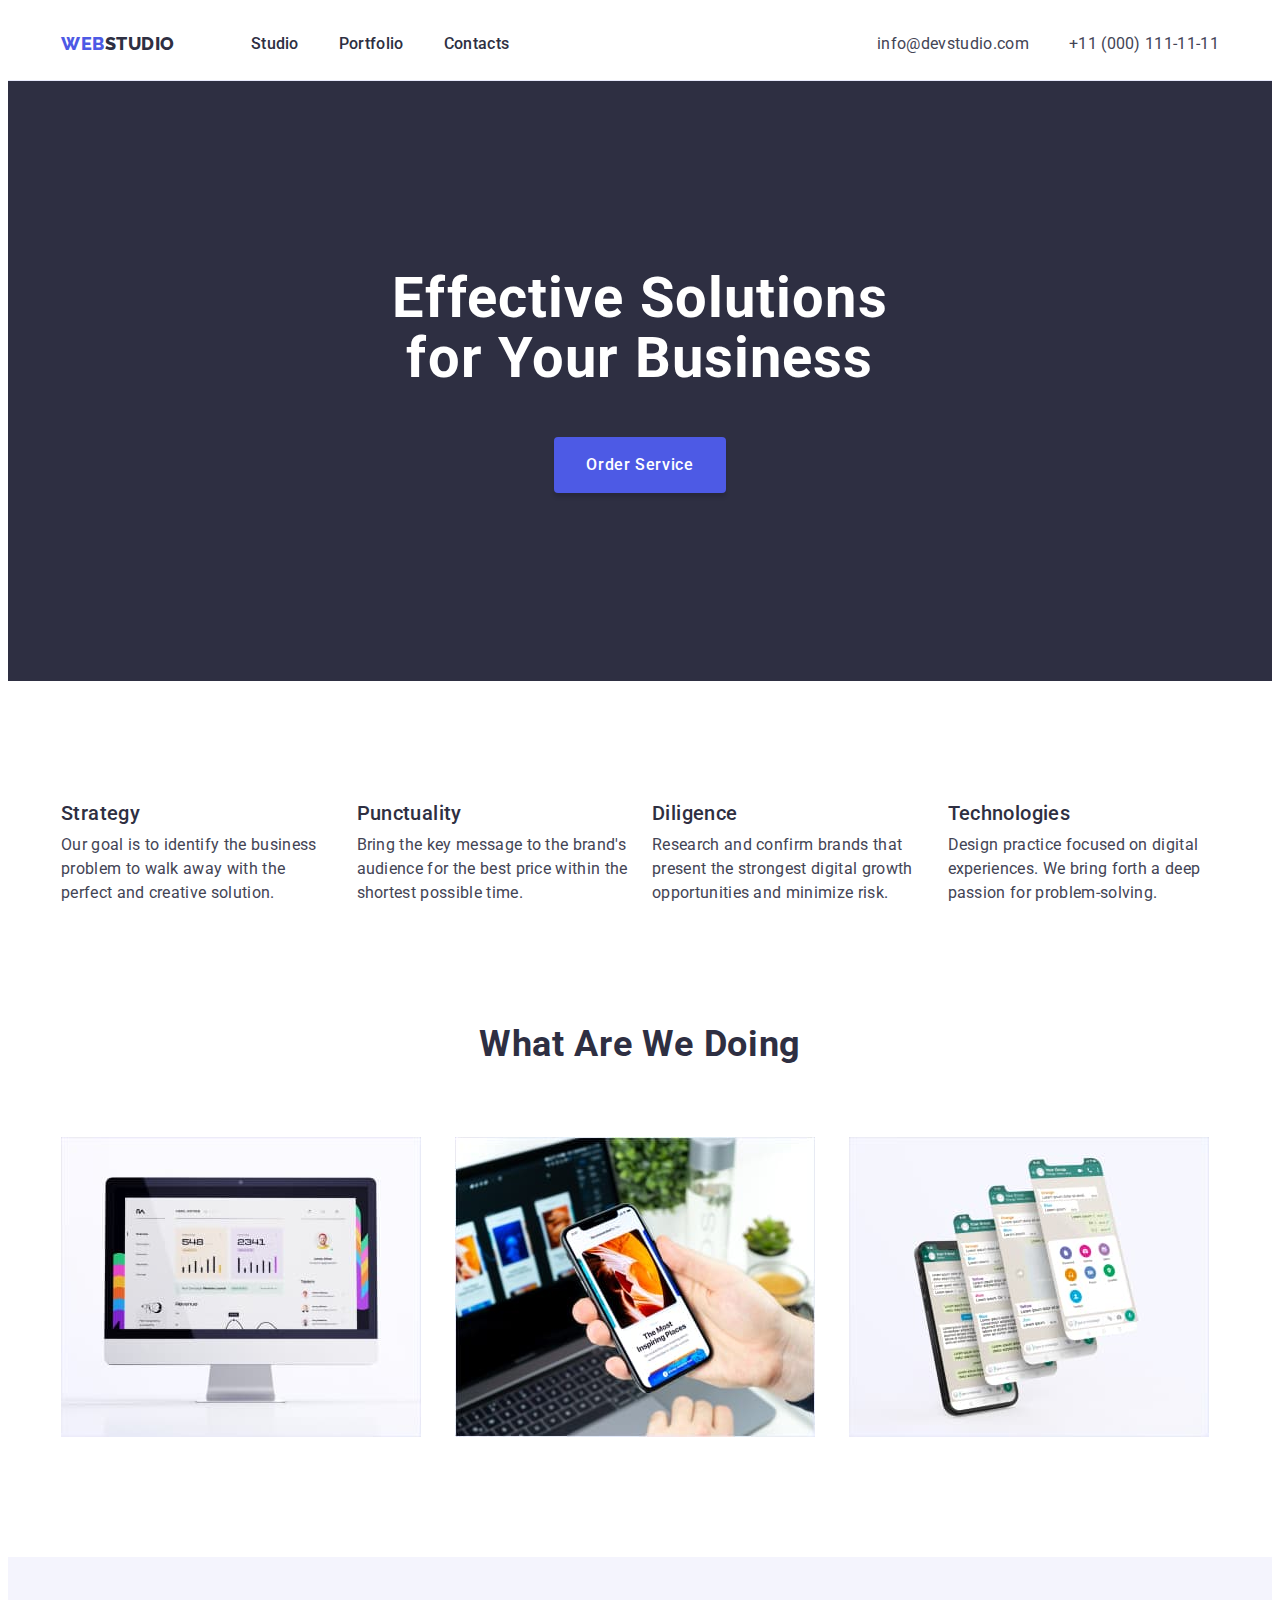
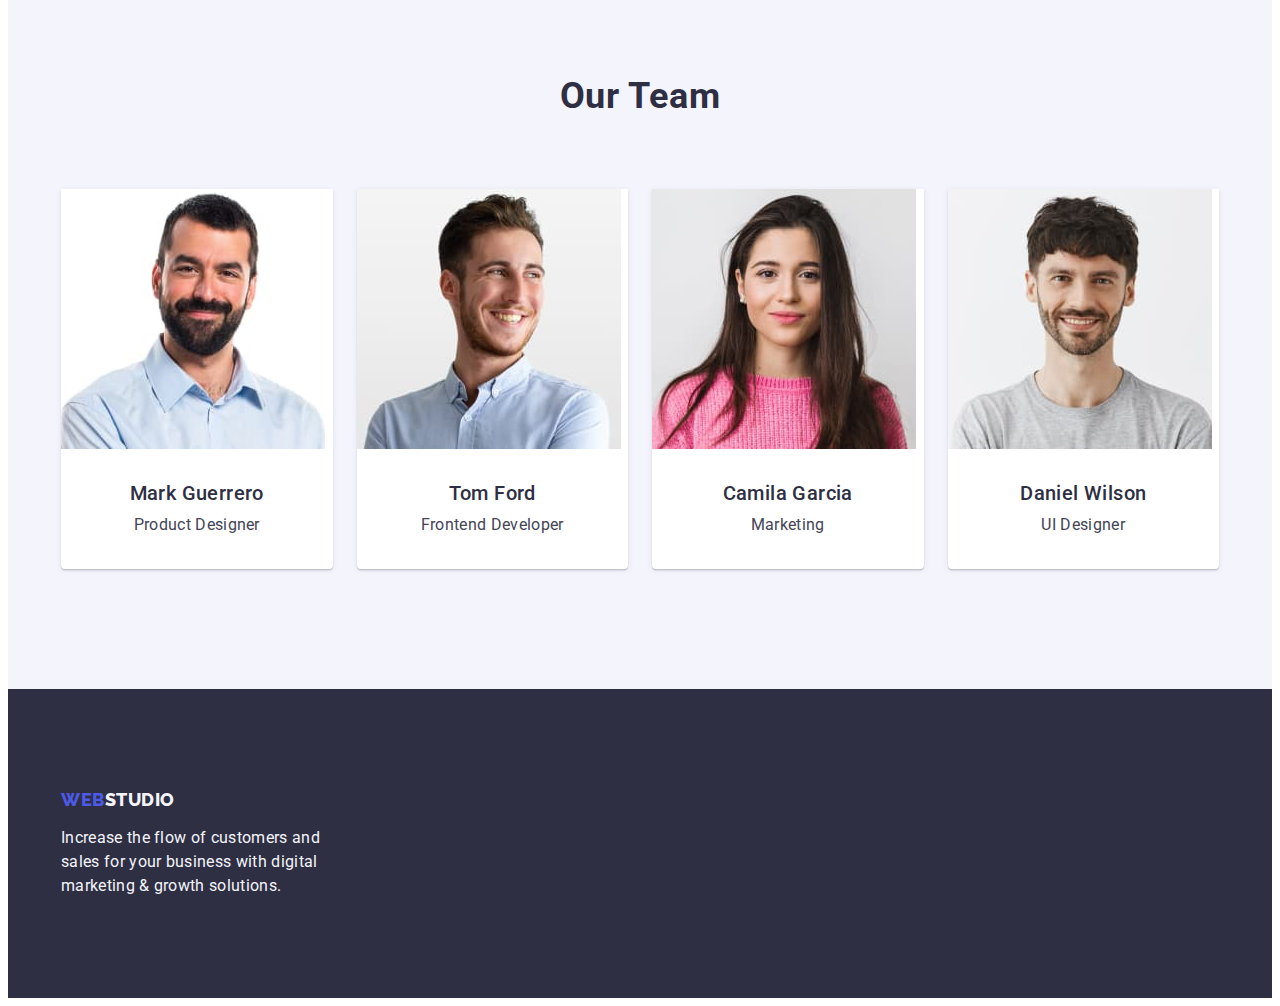
<file: index.html>
<!DOCTYPE html>
<html lang="en">
  <head>
    <meta charset="UTF-8" />
    <meta http-equiv="X-UA-Compatible" content="IE=edge" />
    <meta name="viewport" content="width=device-width, initial-scale=1.0" />
    <title>Web Studio</title>
    <link rel="preconnect" href="https://fonts.googleapis.com" />
    <link rel="preconnect" href="https://fonts.gstatic.com" crossorigin />
    <link
      href="https://fonts.googleapis.com/css2?family=Raleway:wght@800&family=Roboto:wght@400;500;700;900&display=swap"
      rel="stylesheet"
    />
    <link
      rel="stylesheet"
      href="https://cdnjs.cloudflare.com/ajax/libs/modern-normalize/1.1.0/modern-normalize.min.css"
      integrity="sha512-wpPYUAdjBVSE4KJnH1VR1HeZfpl1ub8YT/NKx4PuQ5NmX2tKuGu6U/JRp5y+Y8XG2tV+wKQpNHVUX03MfMFn9Q=="
      crossorigin="anonymous"
      referrerpolicy="no-referrer"
    />
    <link rel="stylesheet" href="./css/styles.css" />
  </head>
  <body>
    <!-- Шапка сайту -->

    <header class="header">
      <div class="container header-container">
        <nav class="header-navigation">
          <a href="./index.html" class="header-logo logo link"
            >Web<span class="logo-design">Studio</span></a
          >
          <ul class="header-list list">
            <li class="header-item">
              <a class="header-link link" href="./index.html">Studio</a>
            </li>
            <li class="header-item">
              <a class="header-link link" href="./portfolio.html">Portfolio</a>
            </li>
            <li class="header-item">
              <a class="header-link link" href="">Contacts</a>
            </li>
          </ul>
        </nav>
        <address class="header-address">
          <ul class="list">
            <li>
              <a
                class="header-address-link link"
                href="mailto:info@devstudio.com"
                >info@devstudio.com</a
              >
            </li>
            <li>
              <a class="header-address-link link" href="tel:+110001111111"
                >+11 (000) 111-11-11</a
              >
            </li>
          </ul>
        </address>
      </div>
    </header>
    <!-- Унікальний контент -->
    <main>
      <!-- Герой -->

      <section class="hero">
        <div class="container">
          <h1 class="hero-title">Effective Solutions for Your Business</h1>
          <button type="button" class="hero-btn btn">Order Service</button>
        </div>
      </section>

      <!-- Переваги -->

      <section class="advantages section">
        <div class="container">
          <h2 class="title" hidden>our info</h2>
          <ul class="advantages-list list">
            <li class="advantages-item">
              <h3 class="title-text">Strategy</h3>
              <p class="advantages-text text">
                Our goal is to identify the business problem to walk away with
                the perfect and creative solution.
              </p>
            </li>
            <li class="advantages-item">
              <h3 class="title-text">Punctuality</h3>
              <p class="advantages-text text">
                Bring the key message to the brand's audience for the best price
                within the shortest possible time.
              </p>
            </li>
            <li class="advantages-item">
              <h3 class="title-text">Diligence</h3>
              <p class="advantages-text text">
                Research and confirm brands that present the strongest digital
                growth opportunities and minimize risk.
              </p>
            </li>
            <li class="advantages-item">
              <h3 class="title-text">Technologies</h3>
              <p class="advantages-text text">
                Design practice focused on digital experiences. We bring forth a
                deep passion for problem-solving.
              </p>
            </li>
          </ul>
        </div>
      </section>

      <!-- Чим ми займаємось -->

      <section class="about">
        <div class="container">
          <h2 class="about-title title">What are we doing</h2>
          <ul class="about-list list">
            <li class="about-item">
              <img
                src="./images/monitor.jpg"
                alt="Monitor photo"
                width="360"
                height="300"
              />
            </li>
            <li class="about-item">
              <img
                src="./images/phone.jpg"
                alt="Phone photo"
                width="360"
                height="300"
              />
            </li>
            <li class="about-item">
              <img
                src="./images/phone-slide.jpg"
                alt="Phone-slide photo"
                width="360"
                height="300"
              />
            </li>
          </ul>
        </div>
      </section>

      <!-- Наша команда -->

      <section class="team section">
        <div class="container">
          <h2 class="team-title title">Our Team</h2>
          <ul class="team-list list">
            <li class="team-item">
              <img
                src="./images/product-designer.jpg"
                alt="team member photo"
                width="264"
                height="260"
              />
              <div class="team-text-container">
                <h3 class="team-title-photo">Mark Guerrero</h3>
                <p class="team-text text">Product Designer</p>
              </div>
            </li>
            <li class="team-item">
              <img
                src="./images/frontend-developer.jpg"
                alt="team member photo"
                width="264"
                height="260"
              />
              <div class="team-text-container">
                <h3 class="team-title-photo">Tom Ford</h3>
                <p class="team-text text">Frontend Developer</p>
              </div>
            </li>
            <li class="team-item">
              <img
                src="./images/marketing.jpg"
                alt="team member photo"
                width="264"
                height="260"
              />
              <div class="team-text-container">
                <h3 class="team-title-photo">Camila Garcia</h3>
                <p class="team-text text">Marketing</p>
              </div>
            </li>
            <li class="team-item">
              <img
                src="./images/ui-designer.jpg"
                alt="team member photo"
                width="264"
                height="260"
              />
              <div class="team-text-container">
                <h3 class="team-title-photo">Daniel Wilson</h3>
                <p class="team-text text">UI Designer</p>
              </div>
            </li>
          </ul>
        </div>
      </section>
    </main>
    <!-- Футер -->
    <footer class="footer">
      <div class="container footer-container">
        <a class="footer-logo logo link" href="./index.html"
          >Web<span class="footer-logo-design">Studio</span></a
        >
        <p class="footer-text text">
          Increase the flow of customers and sales for your business with
          digital marketing & growth solutions.
        </p>
      </div>
    </footer>
  </body>
</html>
</file>
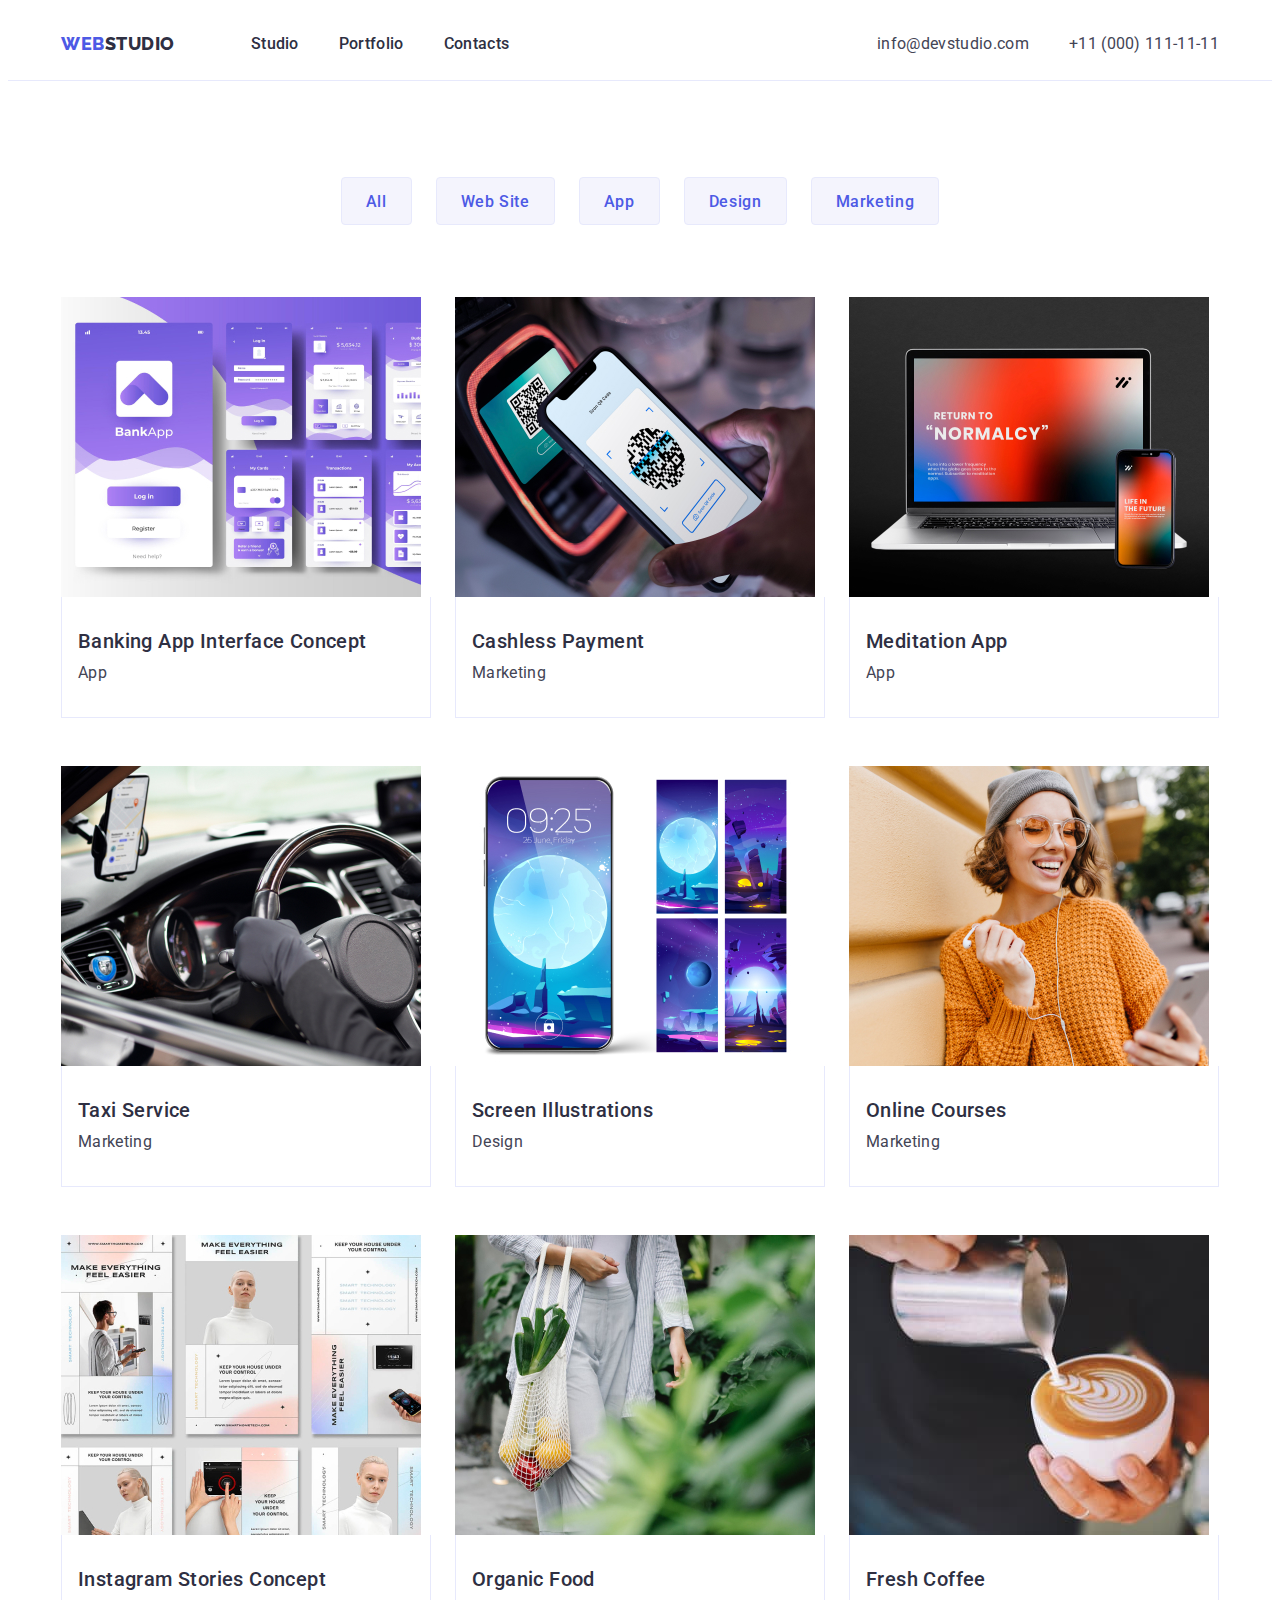
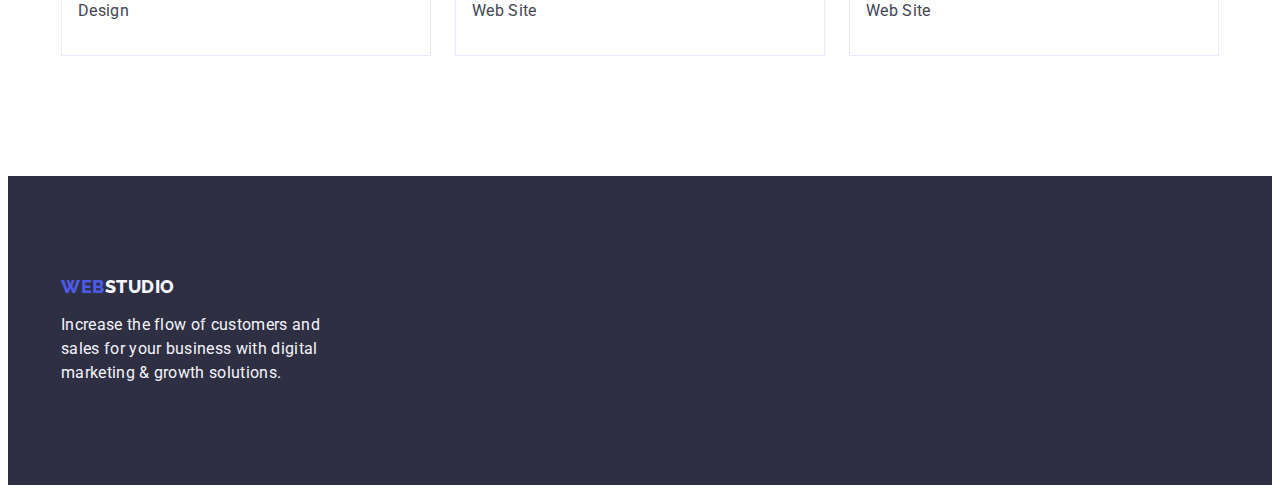
<file: portfolio.html>
<!DOCTYPE html>
<html lang="en">
  <head>
    <meta charset="UTF-8" />
    <meta http-equiv="X-UA-Compatible" content="IE=edge" />
    <meta name="viewport" content="width=device-width, initial-scale=1.0" />
    <title>Portfolio</title>
    <link rel="preconnect" href="https://fonts.googleapis.com" />
    <link rel="preconnect" href="https://fonts.gstatic.com" crossorigin />
    <link
      href="https://fonts.googleapis.com/css2?family=Raleway:wght@800&family=Roboto:wght@400;500;700;900&display=swap"
      rel="stylesheet"
    />
    <link
      rel="stylesheet"
      href="https://cdnjs.cloudflare.com/ajax/libs/modern-normalize/1.1.0/modern-normalize.min.css"
      integrity="sha512-wpPYUAdjBVSE4KJnH1VR1HeZfpl1ub8YT/NKx4PuQ5NmX2tKuGu6U/JRp5y+Y8XG2tV+wKQpNHVUX03MfMFn9Q=="
      crossorigin="anonymous"
      referrerpolicy="no-referrer"
    />
    <link rel="stylesheet" href="./css/styles.css" />
  </head>
  <body>
    <!-- Шапка сайту -->
    <header class="header header-portfolio">
      <div class="container header-container">
        <nav class="header-navigation">
          <a href="./index.html" class="header-logo logo link"
            >Web<span class="logo-design">Studio</span></a
          >
          <ul class="header-list list">
            <li class="header-item">
              <a class="header-link link" href="./index.html">Studio</a>
            </li>
            <li class="header-item">
              <a class="header-link link" href="./portfolio.html">Portfolio</a>
            </li>
            <li class="header-item">
              <a class="header-link link" href="">Contacts</a>
            </li>
          </ul>
        </nav>
        <address class="header-address">
          <ul class="list">
            <li>
              <a
                class="header-address-link link"
                href="mailto:info@devstudio.com"
                >info@devstudio.com</a
              >
            </li>
            <li>
              <a class="header-address-link link" href="tel:+110001111111"
                >+11 (000) 111-11-11</a
              >
            </li>
          </ul>
        </address>
      </div>
    </header>
    <!-- Унікальний контент -->
    <main>
      <!-- Секція фільтрів по проектам -->
      <section class="portfolio">
        <div class="container">
          <h1 class="hero-title" hidden>List of projects</h1>
          <ul class="filter-list list">
            <li class="filter-item">
              <button type="button" class="filter-btn btn">All</button>
            </li>
            <li class="filter-item">
              <button type="button" class="filter-btn btn">Web Site</button>
            </li>
            <li class="filter-item">
              <button type="button" class="filter-btn btn">App</button>
            </li>
            <li class="filter-item">
              <button type="button" class="filter-btn btn">Design</button>
            </li>
            <li class="filter-item">
              <button type="button" class="filter-btn btn">Marketing</button>
            </li>
          </ul>
          <!-- Секція проектів -->
          <ul class="gallery-list list">
            <li>
              <a class="link" href="">
                <img
                  src="./images/project1.jpg"
                  class="advantages-text text"
                  alt="Banking App"
                  width="360"
                  height="300"
                />
                <div class="text-photo">
                  <h2 class="title-text galery-title">
                    Banking App Interface Concept
                  </h2>
                  <p class="galery-text text">App</p>
                </div></a
              >
            </li>
            <li>
              <a class="link" href="">
                <img
                  src="./images/project2.jpg"
                  alt="Payment"
                  width="360"
                  height="300"
                />
                <div class="text-photo">
                  <h2 class="title-text galery-title">Cashless Payment</h2>
                  <p class="galery-text text">Marketing</p>
                </div>
              </a>
            </li>
            <li>
              <a class="link" href="">
                <img
                  src="./images/project3.jpg"
                  alt="Meditation App"
                  width="360"
                  height="300"
                />
                <div class="text-photo">
                  <h2 class="title-text galery-title">Meditation App</h2>
                  <p class="galery-text text">App</p>
                </div>
              </a>
            </li>
            <li>
              <a class="link" href="">
                <img
                  src="./images/project4.jpg"
                  alt="car"
                  width="360"
                  height="300"
                />
                <div class="text-photo">
                  <h2 class="title-text galery-title">Taxi Service</h2>
                  <p class="galery-text text">Marketing</p>
                </div>
              </a>
            </li>
            <li>
              <a class="link" href="">
                <img
                  src="./images/project5.jpg"
                  alt="phone"
                  width="360"
                  height="300"
                />
                <div class="text-photo">
                  <h2 class="title-text galery-title">Screen Illustrations</h2>
                  <p class="galery-text text">Design</p>
                </div>
              </a>
            </li>
            <li>
              <a class="link" href="">
                <img
                  src="./images/project6.jpg"
                  alt="girl with phone"
                  width="360"
                  height="300"
                />
                <div class="text-photo">
                  <h2 class="title-text galery-title">Online Courses</h2>
                  <p class="galery-text text">Marketing</p>
                </div>
              </a>
            </li>
            <li>
              <a class="link" href="">
                <img
                  src="./images/project7.jpg"
                  alt=" concept design"
                  width="360"
                  height="300"
                />
                <div class="text-photo">
                  <h2 class="title-text galery-title">
                    Instagram Stories Concept
                  </h2>
                  <p class="galery-text text">Design</p>
                </div>
              </a>
            </li>
            <li>
              <a class="link" href="">
                <img
                  src="./images/project8.jpg"
                  alt="products"
                  width="360"
                  height="300"
                />
                <div class="text-photo">
                  <h2 class="title-text galery-title">Organic Food</h2>
                  <p class="galery-text text">Web Site</p>
                </div>
              </a>
            </li>
            <li>
              <a class="link" href="">
                <img
                  src="./images/project9.jpg"
                  alt="cup of coffee"
                  width="360"
                  height="300"
                />
                <div class="text-photo">
                  <h2 class="title-text galery-title">Fresh Coffee</h2>
                  <p class="galery-text text">Web Site</p>
                </div>
              </a>
            </li>
          </ul>
        </div>
      </section>
    </main>
    <!-- Футер -->
    <footer class="footer">
      <div class="container">
        <a class="footer-logo logo link" href="./index.html"
          >Web<span class="footer-logo-design">Studio</span></a
        >
        <p class="footer-text text">
          Increase the flow of customers and sales for your business with
          digital marketing & growth solutions.
        </p>
      </div>
    </footer>
  </body>
</html>
</file>
<file: css/styles.css>
:root {
  --main-tittle-color: #2e2f42;
  --color-white: #ffffff;
  --primary-color: #4d5ae5;
  --text-color: #434455;
  --color-hover: #404bbf;
  --color-cloud: #f4f4fd;
}

p,
h1,
h2,
h3,
h4,
h5,
h6 {
  margin: 0;
}

ul {
  margin: 0;
  padding-left: 0;
}

img {
  display: block;
}

body {
  font-family: 'Roboto', sans-serif;
  background-color: var(--color-white);
  color: var(--text-color);
}

.list {
  list-style: none;
}

.link {
  text-decoration: none;
}

.container {
  width: 1158px;
  padding-left: 15px;
  padding-right: 15px;
  margin: 0 auto;
  /* outline: 2px solid red; */
}

.logo {
  font-family: 'Raleway', sans-serif;
  font-style: normal;
  font-weight: 800;
  font-size: 18px;
  line-height: 1.17;
  display: flex;
  align-items: center;
  letter-spacing: 0.03em;
  text-transform: uppercase;
  color: var(--primary-color);
}

.logo:hover,
.logo:focus {
  color: var(--color-hover);
}

.btn {
  font-family: 'Roboto', sans-serif;
  font-weight: 500;
  font-size: 16px;
  line-height: 1.5;

  align-items: center;
  letter-spacing: 0.04em;
  cursor: pointer;
}

.title {
  font-size: 36px;
  line-height: 1.11;
  text-align: center;
  letter-spacing: 0.02em;
  text-transform: capitalize;
  color: var(--main-tittle-color);
}

.text {
  font-size: 16px;
  line-height: 1.5;
  letter-spacing: 0.02em;
}

.title-text {
  font-weight: 500;
  font-size: 20px;
  line-height: 1.2;
  letter-spacing: 0.02em;
  color: var(--main-tittle-color);
}

.section {
  padding-top: 120px;
  padding-bottom: 120px;
}
/* ---------------Шапка сайту--------------- */
.header {
  padding-top: 24px;
  padding-bottom: 24px;
  border-bottom: 1px solid #e7e9fc;
}

.header-container {
  display: flex;
}

.header-navigation {
  display: flex;
  align-items: center;
  margin-right: auto;
}

.header-logo {
  margin-right: 76px;
}

.logo-design {
  color: var(--main-tittle-color);
}

.header-list {
  display: flex;
  gap: 40px;
  font-weight: 500;
  font-size: 16px;
  line-height: 1.5;
  letter-spacing: 0.02em;
  color: var(--color-cloud);
}

.header-item {
}

.header-link {
  color: var(--main-tittle-color);
}

.header-link:hover,
.header-link:focus {
  color: var(--color-hover);
}

.header-address {
  font-style: normal;
  font-weight: 400;
  font-size: 16px;
  line-height: 1.5;
  letter-spacing: 0.02em;
}

.header-address .list {
  display: flex;
  gap: 40px;
}

.header-address-link {
  color: var(--text-color);
}

.header-address-link:hover,
.header-address-link:focus {
  color: var(--color-hover);
}

/* ---------------Герой--------------- */
.hero {
  background-color: var(--main-tittle-color);
  padding-top: 188px;
  padding-bottom: 188px;
}

.hero-title {
  font-weight: 700;
  font-size: 56px;
  line-height: 1.07;
  text-align: center;
  letter-spacing: 0.02em;
  color: var(--color-white);
  margin-bottom: 48px;
  max-width: 496px;
  margin-left: auto;
  margin-right: auto;
}

.hero-btn {
  min-width: 169px;
  height: 56px;
  padding: 16px 32px;
  /* margin-right: auto;
  margin-left: auto; */
  display: block;
  margin: 0 auto;
  box-shadow: 0px 4px 4px rgba(0, 0, 0, 0.15);
  border-radius: 4px;
  border: transparent;
  color: var(--color-white);
  background-color: var(--primary-color);
}

.hero-btn:hover,
.hero-btn:focus {
  background-color: var(--color-hover);
}

/* ---------------Переваги--------------- */
.advantages {
}
.advantages-title {
}
.advantages-list {
  display: flex;
  gap: 24px;
}
.advantages-item {
  width: calc((100% - 72px) / 4);
  /* outline: 2px solid red; */
}

.advantages-item .title-text {
  margin-bottom: 8px;
}
.advantages-title-text {
}
.advantages-text {
  color: var(--text-color);
}

/* ------------Чим ми займаємось------------ */
.about {
  padding-bottom: 120px;
}
.about-title {
  margin-bottom: 72px;
}
.about-list {
  display: flex;

  gap: 24px;
}

.about-item {
  width: calc((100% - 48px) / 3);
}

/* ------------Наша команда------------ */
.team {
  background-color: var(--color-cloud);
}
.team-title {
  margin-bottom: 72px;
}
.team-list {
  display: flex;
  gap: 24px;
}

.team-item {
  width: calc((100% - 72px) / 4);
  background-color: var(--color-white);
  box-shadow: 0px 1px 6px rgba(46, 47, 66, 0.08),
    0px 1px 1px rgba(46, 47, 66, 0.16), 0px 2px 1px rgba(46, 47, 66, 0.08);
  border-radius: 0px 0px 4px 4px;
}
.team-title-photo {
  font-weight: 500;
  font-size: 20px;
  line-height: 1.2;
  text-align: center;
  letter-spacing: 0.02em;
  color: #2e2f42;

  margin-bottom: 8px;
}

.team-text {
  text-align: center;
  color: var(--text-color);
}

.team-text-container {
  padding: 32px 16px;
}

/* ------------Футер------------ */

.footer {
  background-color: var(--main-tittle-color);
  padding-top: 100px;
  padding-bottom: 100px;
}

.footer-container {
}

.footer-logo-design {
  color: var(--color-cloud);
}

.footer-text {
  max-width: 264px;
  color: var(--color-cloud);
}

.footer-logo {
  margin-bottom: 16px;
}

/* ------------ПОРТФОЛІО------------ */

/* ---------------Шапка сайту--------------- */

.header-portfolio {
}

/* -- Секція фільтрів по проектам -- */

.portfolio {
  padding-top: 96px;
  padding-bottom: 120px;
}

.filter-btn {
  min-width: 69px;
  height: 48px;
  padding: 12px 24px;
  color: #4d5ae5;
  background: var(--color-cloud);
  border: 1px solid #e7e9fc;
  border-radius: 4px;
}

.filter-list {
  display: flex;
  justify-content: center;
  margin-bottom: 72px;
  gap: 24px;
}

.filter-item {
}

.filter-list:last-child {
  margin-right: 0;
}

.filter-btn:hover,
.filter-btn:focus {
  color: var(--color-white);
  background-color: var(--color-hover);
}
/* -- Секція проектів -- */

.gallery-list {
  display: flex;
  flex-wrap: wrap;
  gap: 48px 24px;
}

.gallery-list li {
  width: calc((100% - 48px) / 3);
}

.galery-title {
  margin-bottom: 8px;
}

.galery-text {
  color: var(--text-color);
}

.text-photo {
  border-left: 1px solid #e7e9fc;
  border-right: 1px solid #e7e9fc;
  border-bottom: 1px solid #e7e9fc;
  padding: 32px 16px;
}
</file>
